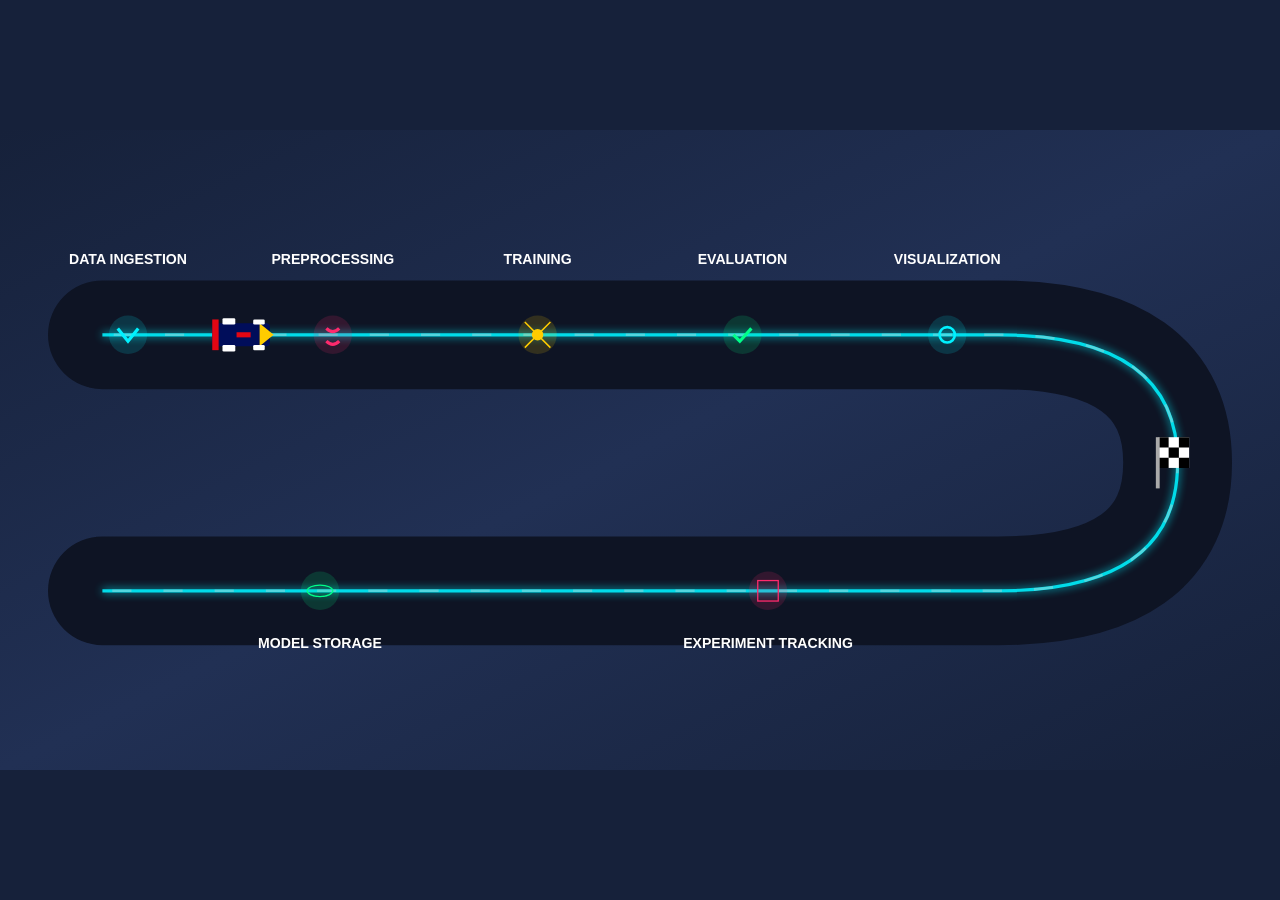
<file: pipeline.html>
<!DOCTYPE html>
<html>
<head>
  <meta charset="UTF-8">
  <title>MLOps Pipeline</title>
</head>
<body style="margin:0; background:#16213a; display:flex; justify-content:center; align-items:center; height:100vh;">

<!-- PASTE YOUR FULL SVG CODE HERE -->
 <svg viewBox="0 0 1000 500" xmlns="http://www.w3.org/2000/svg" style="background: url(#mediumGrad);">
  <defs>
    <linearGradient id="mediumGrad" x1="0%" y1="0%" x2="100%" y2="100%">
      <stop offset="0%" style="stop-color:#16213a;stop-opacity:1" /> 
      <stop offset="50%" style="stop-color:#213054;stop-opacity:1" /> 
      <stop offset="100%" style="stop-color:#16213a;stop-opacity:1" />
    </linearGradient>

    <filter id="trackGlow" x="-25%" y="-25%" width="150%" height="150%">
      <feGaussianBlur stdDeviation="3.5" result="blur" />
      <feComposite in="SourceGraphic" in2="blur" operator="over" />
    </filter>

    <path id="mopsPath" d="M 80 160 L 780 160 Q 920 160 920 260 Q 920 360 780 360 L 80 360" />

    <style>
      .node-link { cursor: pointer; text-decoration: none; }
      .node-link:hover { opacity: 0.8; }
      .node-link:hover circle { stroke: #00d4ff; stroke-width: 2px; }
      .node-link:hover text { fill: #00d4ff; }
    </style>
  </defs>

  <rect width="1000" height="500" fill="url(#mediumGrad)" />

  <use href="#mopsPath" fill="none" stroke="#0e1424" stroke-width="85" stroke-linecap="round" />
  <use href="#mopsPath" fill="none" stroke="#00f2ff" stroke-width="2.5" filter="url(#trackGlow)" opacity="0.9" />

  <use href="#mopsPath" fill="none" stroke="#cccccc" stroke-width="2" stroke-dasharray="15,25" opacity="0.4">
    <animate attributeName="stroke-dashoffset" from="400" to="0" dur="1.5s" repeatCount="indefinite" />
  </use>

  <g transform="translate(905, 240)">
    <rect x="0" y="0" width="24" height="24" fill="white" />
    <path d="M0 0h8v8H0zM8 8h8v8H8zM16 0h8v8H16zM0 16h8v8H0zM16 16h8v8H16z" fill="black" />
    <rect x="-2" y="0" width="3" height="40" fill="#aaaaaa" />
  </g>

  <g font-family="Arial, sans-serif" font-size="11" font-weight="bold" fill="#ffffff" text-anchor="middle">
    
    <a href="#step-1-data-ingestion" class="node-link">
      <g transform="translate(100, 160)">
        <circle r="15" fill="#00f2ff" opacity="0.15" />
        <path d="M-8 -5 L0 5 L8 -5" fill="none" stroke="#00f2ff" stroke-width="2.5"/>
        <text y="-55">DATA INGESTION</text>
      </g>
    </a>

    <a href="#step-2-preprocessing" class="node-link">
      <g transform="translate(260, 160)">
        <circle r="15" fill="#ff2a6d" opacity="0.15" />
        <path d="M-5 -5 Q0 0 5 -5 M-5 5 Q0 10 5 5" fill="none" stroke="#ff2a6d" stroke-width="2.5"/>
        <text y="-55">PREPROCESSING</text>
      </g>
    </a>

    <a href="#step-3-model-training" class="node-link">
      <g transform="translate(420, 160)">
        <circle r="15" fill="#ffcc00" opacity="0.15" />
        <circle cx="0" cy="0" r="4.5" fill="#ffcc00" />
        <path d="M-10 -10 L10 10 M-10 10 L10 -10" stroke="#ffcc00" stroke-width="1.2"/>
        <text y="-55">TRAINING</text>
      </g>
    </a>

    <a href="#step-4-evaluation" class="node-link">
      <g transform="translate(580, 160)">
        <circle r="15" fill="#00ff88" opacity="0.15" />
        <path d="M-7 0 L-2 5 L7 -5" fill="none" stroke="#00ff88" stroke-width="2.5"/>
        <text y="-55">EVALUATION</text>
      </g>
    </a>

    <a href="#step-5-visualization" class="node-link">
      <g transform="translate(740, 160)">
        <circle r="15" fill="#00f2ff" opacity="0.15" />
        <circle r="6" fill="none" stroke="#00f2ff" stroke-width="2"/>
        <text y="-55">VISUALIZATION</text>
      </g>
    </a>

    <a href="#-project-architecture" class="node-link">
      <g transform="translate(600, 360)">
        <circle r="15" fill="#ff2a6d" opacity="0.15" />
        <rect x="-8" y="-8" width="16" height="16" stroke="#ff2a6d" fill="none"/>
        <text y="45">EXPERIMENT TRACKING</text>
      </g>
    </a>

    <a href="#-project-architecture" class="node-link">
      <g transform="translate(250, 360)">
        <circle r="15" fill="#00ff88" opacity="0.15" />
        <ellipse cx="0" cy="0" rx="10" ry="4.5" stroke="#00ff88" fill="none"/>
        <text y="45">MODEL STORAGE</text>
      </g>
    </a>
  </g>

  <g>
    <rect x="-22" y="-9" width="45" height="18" rx="3" fill="#000d5a" /> 
    <rect x="-22" y="-12" width="5" height="24" fill="#e30613" /> 
    <path d="M 15 -9 L 26 0 L 15 9 Z" fill="#ffcc00" /> 
    
    <rect x="-14" y="-13" width="10" height="5" rx="1" fill="white" />
    <rect x="-14" y="8" width="10" height="5" rx="1" fill="white" />
    <rect x="10" y="-12" width="9" height="4" rx="1" fill="white" />
    <rect x="10" y="8" width="9" height="4" rx="1" fill="white" />
    
    <rect x="-3" y="-2" width="11" height="4" fill="#e30613" />

    <animateMotion dur="18s" repeatCount="indefinite" rotate="auto" keyTimes="0; 0.1; 0.15; 0.25; 0.3; 0.4; 0.45; 0.55; 0.6; 0.75; 0.8; 0.95; 1" 
                   calcMode="linear">
      <mpath href="#mopsPath" />
    </animateMotion>
  </g>
</svg>

</body>
</html>
</file>
